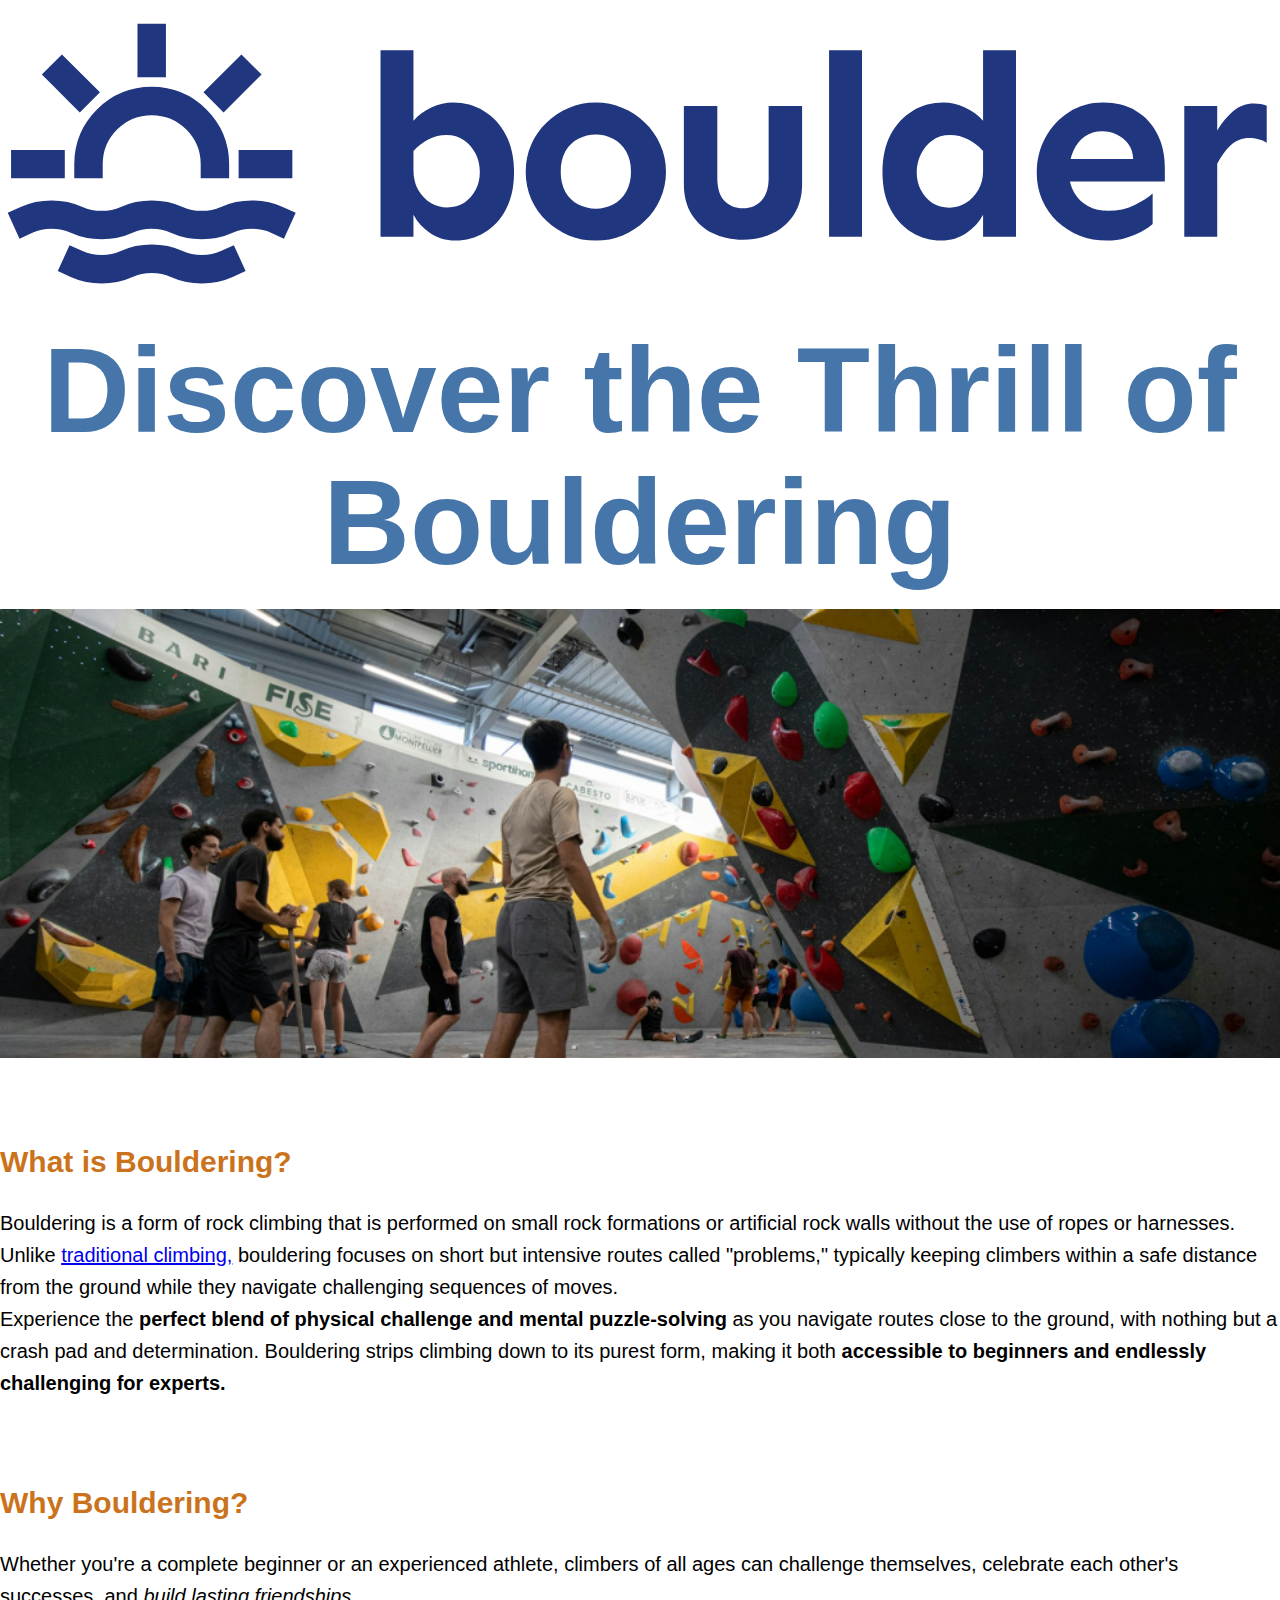
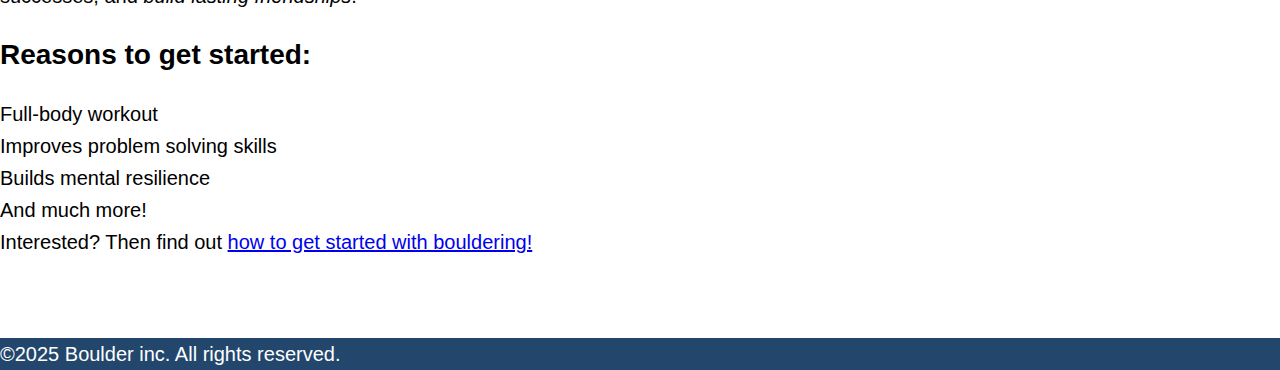
<file: html-css-absolute-beginers/my-first-project/index.html>
<!DOCTYPE html>
<html lang="en">
  <head>
    <meta charset="UTF-8" />
    <meta name="viewport" content="width=device-width, initial-scale=1.0" />
    <title>Boulder | Discover the Thrill of Bouldering</title>
    <link rel="stylesheet" href="style.css">
  </head>
  <body>
    <header>
      <img src="images/logo.svg" alt=" logo boulder" title="logo boulder" />
    </header>
    <main>
      <h1>Discover the Thrill of Bouldering</h1>
      <picture>
        <img
          src="images/bouldering-gym.jpg"
          alt="peaple bouldering inside a gym"
          title="peaple bouldering inside a gym"
          width="1000"
          height="351"
        />
      </picture>
      <section>
        <h2>What is Bouldering?</h2>

        <p>
          Bouldering is a form of rock climbing that is performed on small rock
          formations or artificial rock walls without the use of ropes or
          harnesses.
        </p>

        <p>
          Unlike <a href="https://en.wikipedia.org/wiki/Traditional_climbing" target="_blank">traditional climbing,</a> bouldering focuses on
          short but intensive routes called "problems," typically keeping
          climbers within a safe distance from the ground while they navigate
          challenging sequences of moves.
        </p>

        <p>
          Experience the
          <strong>perfect blend of physical challenge and mental puzzle-solving</strong>
          as you navigate routes close to the ground, with nothing but a crash
          pad and determination. Bouldering strips climbing down to its purest
          form, making it both
          <strong>accessible to beginners and endlessly challenging for experts.</strong>
        </p>
      </section>
      <section>
        <h2>Why Bouldering?</h2>

        <p>
          Whether you're a complete beginner or an experienced athlete, climbers
          of all ages can challenge themselves, celebrate each other's
          successes, and <em>build lasting friendships</em>.
        </p>

        <h3>Reasons to get started:</h3>

        <ul>
          <li>Full-body workout</li>
          <li>Improves problem solving skills</li>
          <li>Builds mental resilience</li>
          <li>And much more&excl;</li>
        </ul>

        <p>
          Interested? Then find out
          <a href="getting-started.html">how to get started with bouldering&excl;</a>
        </p>
      </section>
    </main>
    <footer>
      <p>&copy;2025 Boulder inc. All rights reserved.</p>
    </footer>
  </body>
</html>
</file>
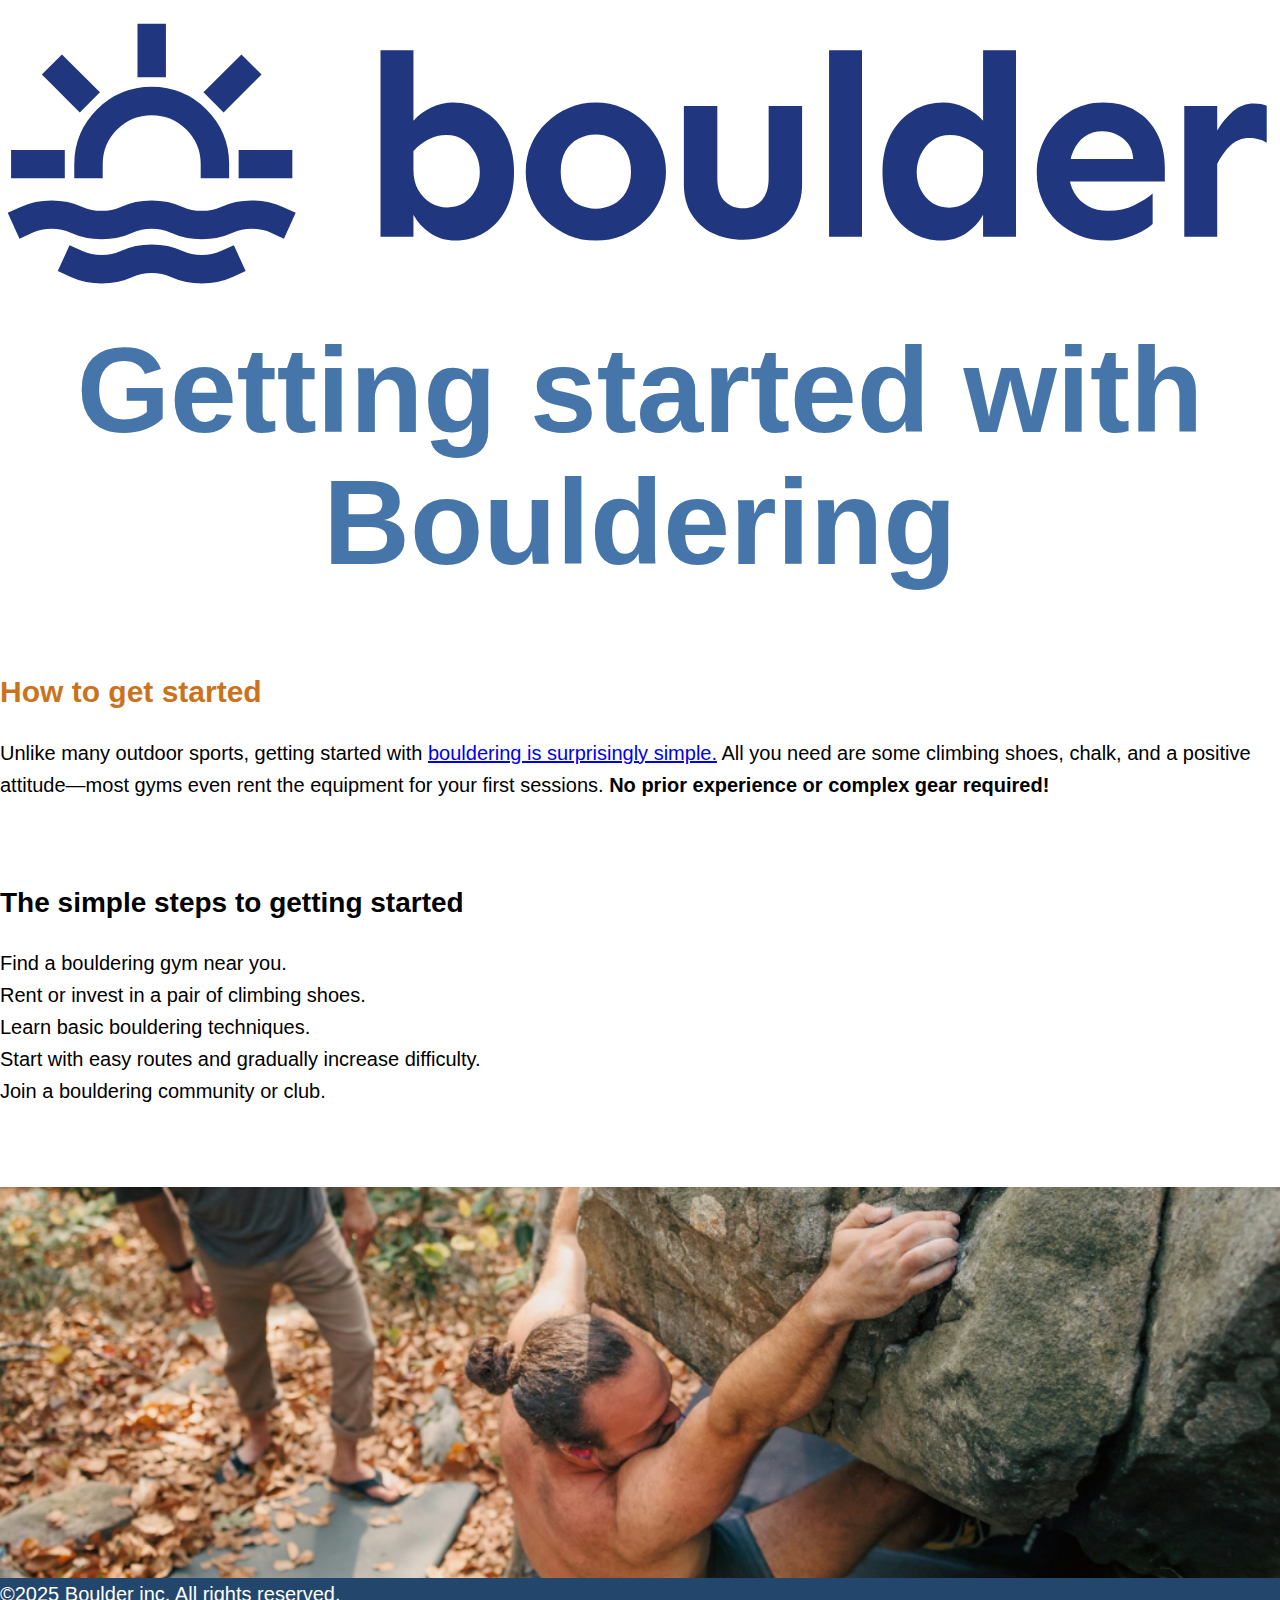
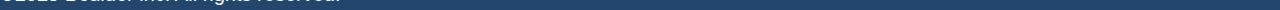
<file: html-css-absolute-beginers/my-first-project/getting-started.html>
<!DOCTYPE html>
<html lang="en">
<head>
    <meta charset="UTF-8">
    <meta name="viewport" content="width=device-width, initial-scale=1.0">
    <title>Boulder | Getting Started With Bouldering</title>
    <link rel="stylesheet" href="style.css">
</head>
<body>
    <header>
        <figure>
            <a href="index.html"><img src="images/logo.svg" alt=" logo boulder" title="logo boulder" /></a>
        </figure>
    </header>
    <main>
        <h1>Getting started with Bouldering</h1>
        <section>
            <h2>How to get started</h2>
            <p>Unlike many outdoor sports, getting started with <a href="index.html">bouldering is surprisingly simple.</a> All you need are some climbing shoes, chalk, and a positive attitude—most gyms even rent the equipment for your first sessions. <strong>No prior experience or complex gear required&excl;</strong></p>
        </section>
        <section>
            <h3>The simple steps to getting started</h3>
            <ol>
                <li>Find a bouldering gym near you.</li>
                <li>Rent or invest in a pair of climbing shoes.</li>
                <li>Learn basic bouldering techniques.</li>
                <li>Start with easy routes and gradually increase difficulty.</li>
                <li>Join a bouldering community or club.</li>
            </ol>
        </section>
        <figure>
            <img src="images/getting-started-outdoors.jpg" alt="ic5 male bouldering outdoors " width="1000" height="306">
        </figure>
    </main>
    <footer>
        
        <p>&copy;2025 Boulder inc. All rights reserved.</p>
    
    </footer>
    
</body>
</html>
</file>
<file: html-css-absolute-beginers/my-first-project/style.css>
* {
    margin: 0;
    padding: 0;
    box-sizing: border-box;
}
img {
    width: 100%;
    height: auto;
    display: block;
}

:root {
    --color-main-title: #4676A9;
    --color-other-title: #CB731C;
    --footer-bg-color: #22466C;
    --footer-txt-color: #fff;

}
body {
    font-family: sans-serif;
    font-size: 1.25rem;
    line-height: 1.6;

}
h1 {
    color: var(--color-main-title);
    text-align: center;
    font-size: 7.5rem;
    line-height: 1.1;
}
h2 {
    color: var(--color-other-title);
}
h3 {
    font-size: 1.75rem;
}
h1, h2, h3 {
    margin-block: 1.3rem;
}
footer {
    background: var(--footer-bg-color);
    color: var(--footer-txt-color);
}
section {
    margin-block: 5rem;
}
</file>
